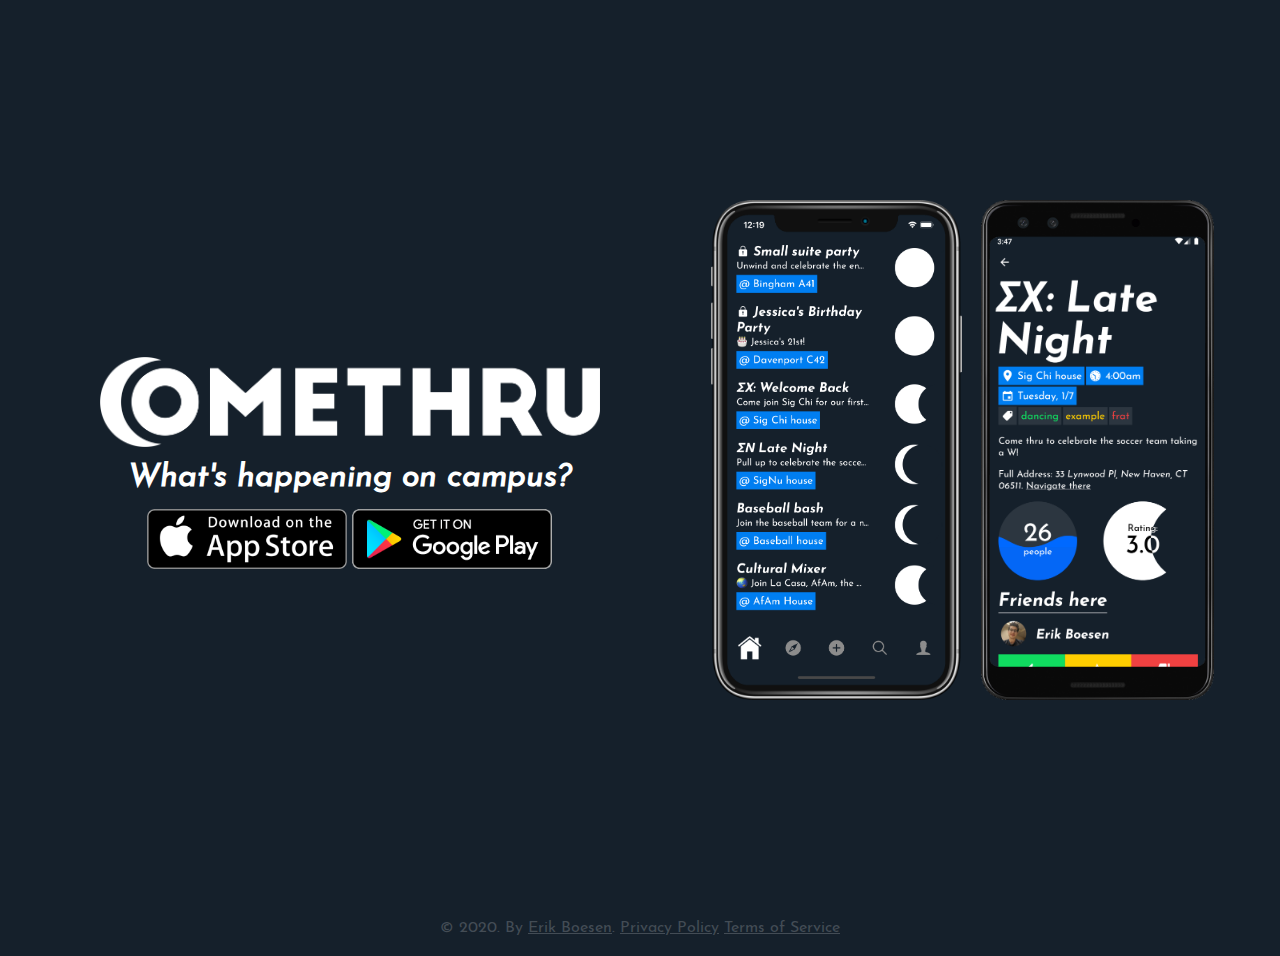
<file: index.html>
<!DOCTYPE html>
<html lang="en">
    <head>
        <meta charset="utf-8">
        <title>Comethru</title>
        <meta name="theme-color" content="#15202b">
        <meta name="viewport" content="width=device-width, initial-scale=1">
        <meta name="description" content="The #1 party-tracking app. By students, for students.">
        <link rel="stylesheet" href="css/style.css">
        <link rel="stylesheet" href="css/home.css">
        <link rel="shortcut icon" href="images/logo/favicon.png">

        <!-- Twitter preview -->
        <meta name="twitter:card" content="summary_large_image">
        <meta name="twitter:creator" content="@ErikBoesen">
        <meta name="twitter:title" content="Comethru">
        <meta name="twitter:description" content="The #1 party-tracking app. By students, for students.">
        <meta name="twitter:image" content="https://comethru.io/images/logo/feature.png">

        <!-- Other platform preview -->
        <meta property="og:url" content="https://comethru.io" />
        <meta property="og:title" content="Comethru" />
        <meta property="og:description" content="The app to help you find out what's the move." />
        <meta property="og:image" content="https://comethru.io/images/logo/feature.png" />
    </head>
    <body>
        <div class="columns">
            <div class="column info">
                <img class="logo" src="images/logo/logo.png" alt="Comethru logo">
                <h1>What's happening on campus?</h1>
                <div class="download-buttons">
                    <a class="download-button" href="https://apps.apple.com/us/app/comethru-yale/id1487264399">
                        <img src="images/download/app_store.png" alt="Download on the App Store">
                    </a>
                    <a class="download-button" href="https://play.google.com/store/apps/details?id=com.erikboesen.comethru">
                        <img src="images/download/google_play.png" alt="Get it on Google Play">
                    </a>
                </div>
            </div>
            <div class="column previews">
                <div class="preview iphone_x">
                    <img class="frame" src="images/devices/iphone_x.png">
                    <img class="screenshot" src="images/screenshots/iphone_x.png">
                </div>
                <div class="preview pixel">
                    <img class="frame" src="images/devices/pixel.png">
                    <img class="screenshot" src="images/screenshots/pixel.png">
                </div>
            </div>
        </div>
        <footer>
            <p>&copy; 2020. By <a href="https://erikboesen.com">Erik Boesen</a>. <a href="privacypolicy">Privacy Policy</a> <a href="tos">Terms of Service</a></p>
        </footer>
    </body>
</html>
</file>
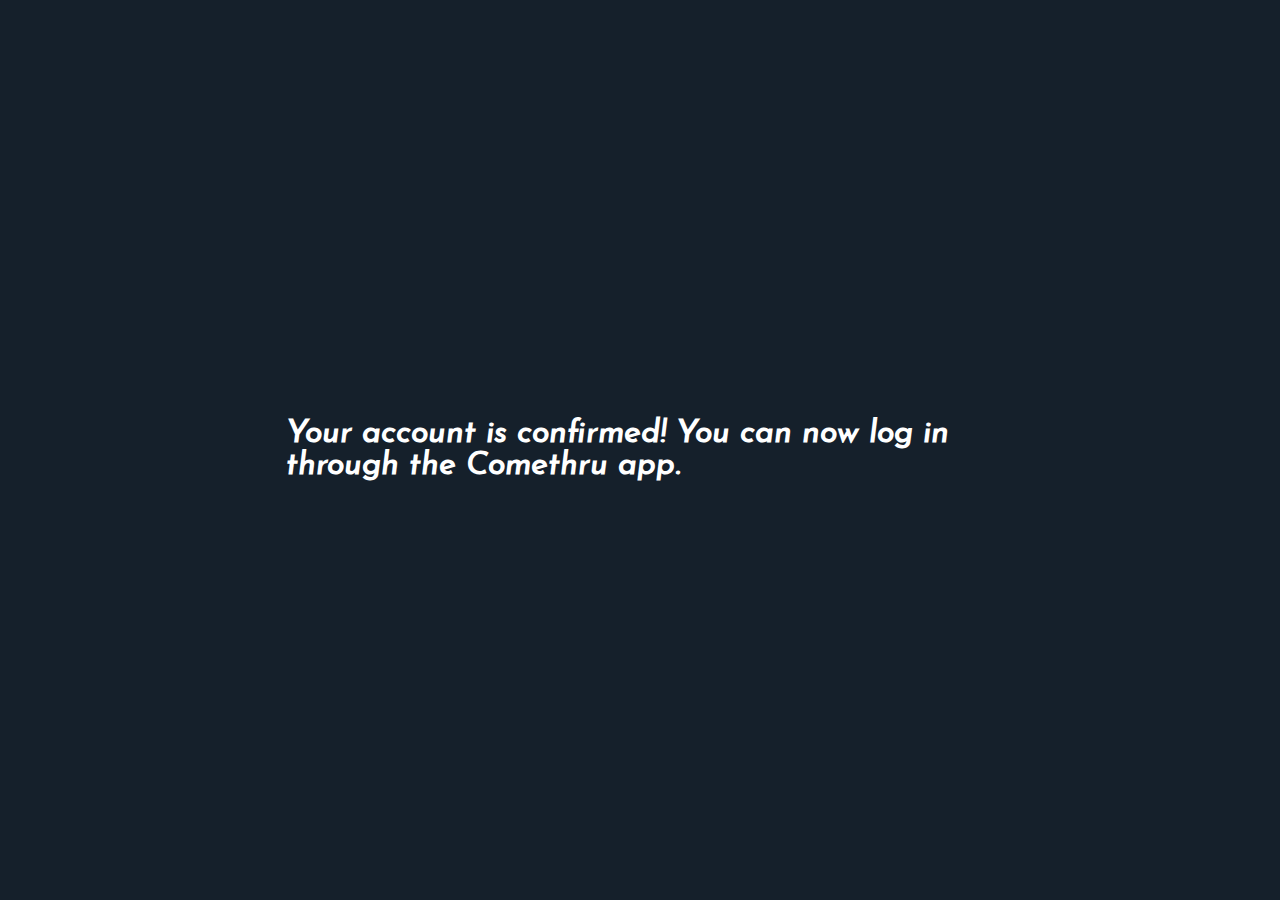
<file: confirmed.html>
<!DOCTYPE html>
<html>
    <head>
        <meta charset="utf-8">
        <title>Account confirmed!</title>
        <link rel="stylesheet" href="css/style.css">
        <link rel="stylesheet" href="css/confirmed.css">
    </head>
    <body>
        <h1>Your account is confirmed! You can now log in through the Comethru app.</h1>
    </body>
</html>
</file>
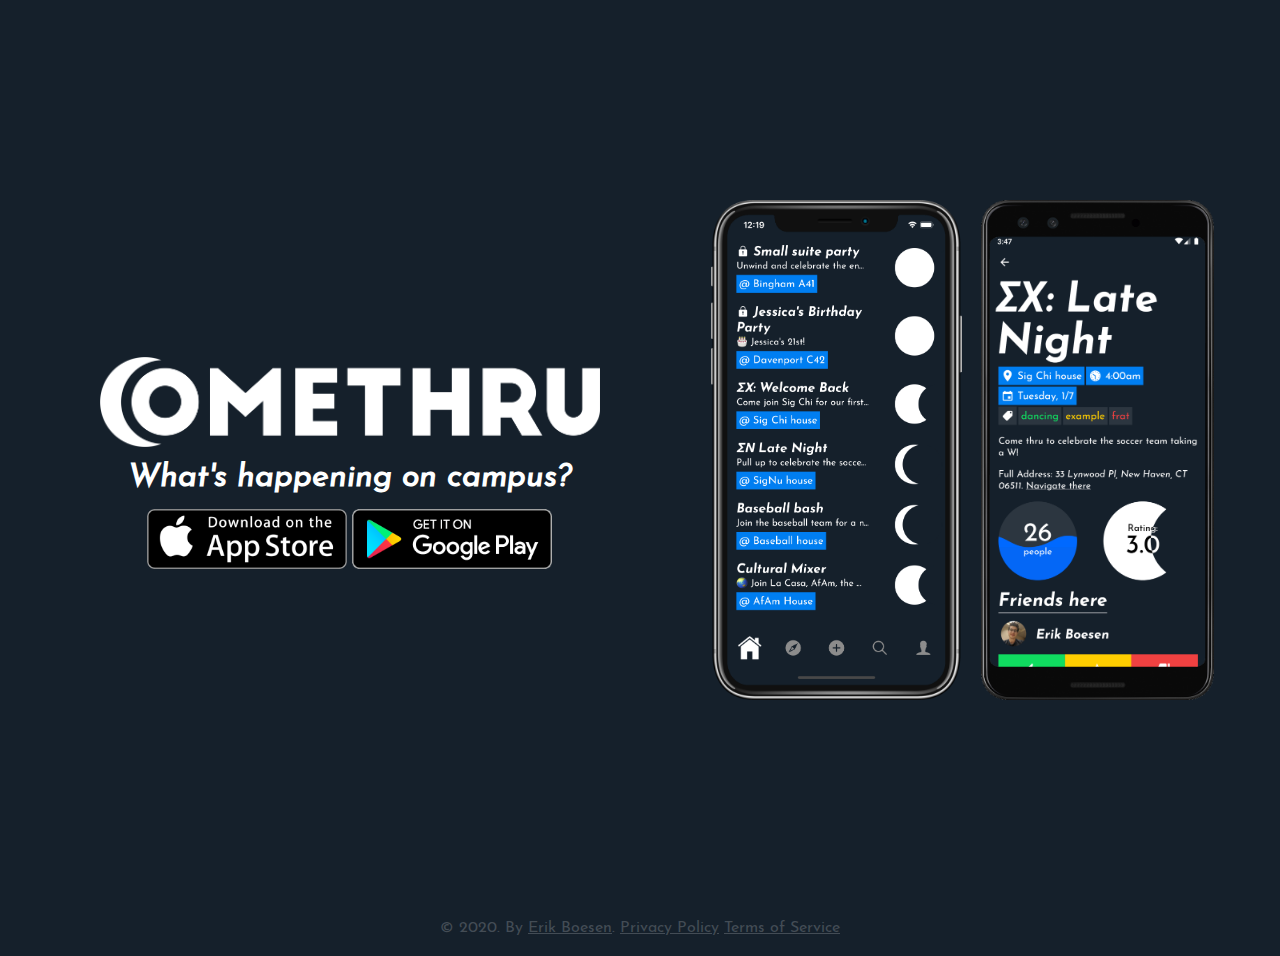
<file: download.html>
<!DOCTYPE html>
<html lang="en">
    <head>
        <meta charset="utf-8">
        <title>Redirecting</title>
    </head>
    <body>
        <script src="js/download.js"></script>
    </body>
</html>
</file>
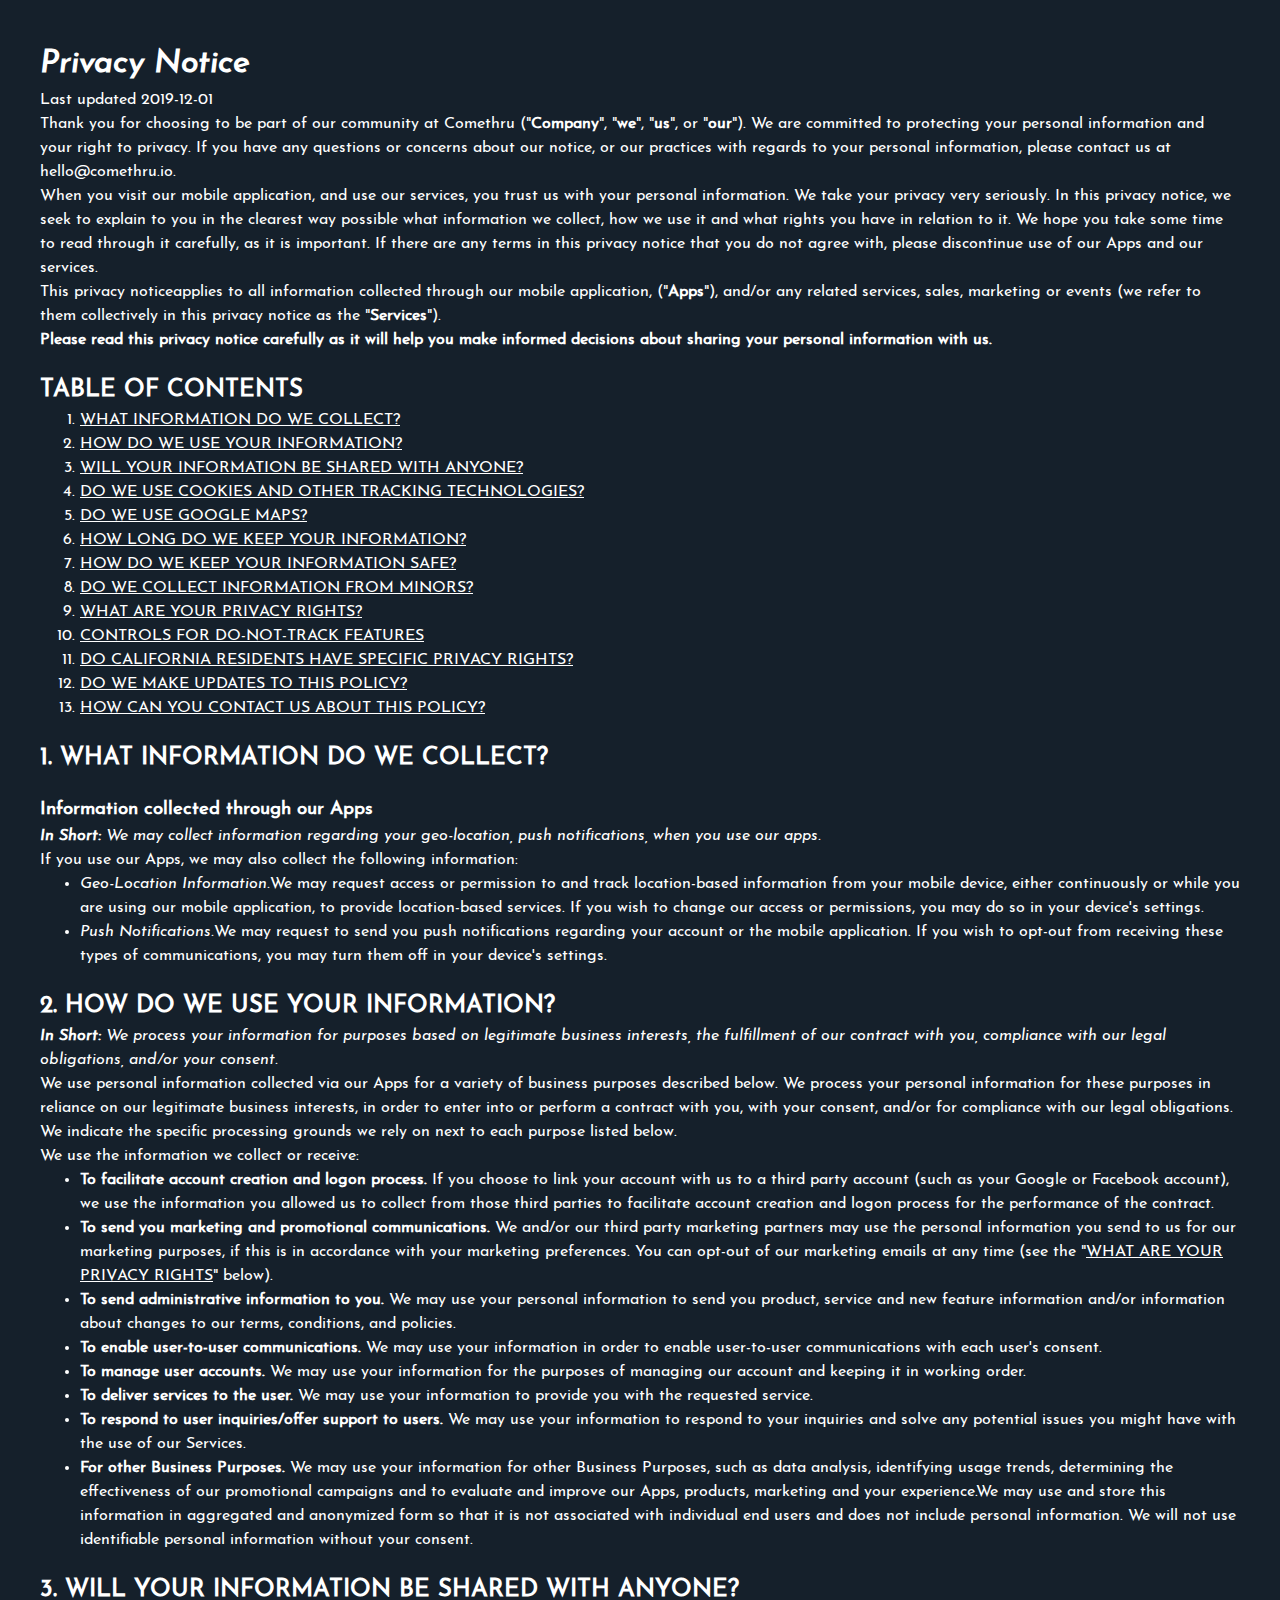
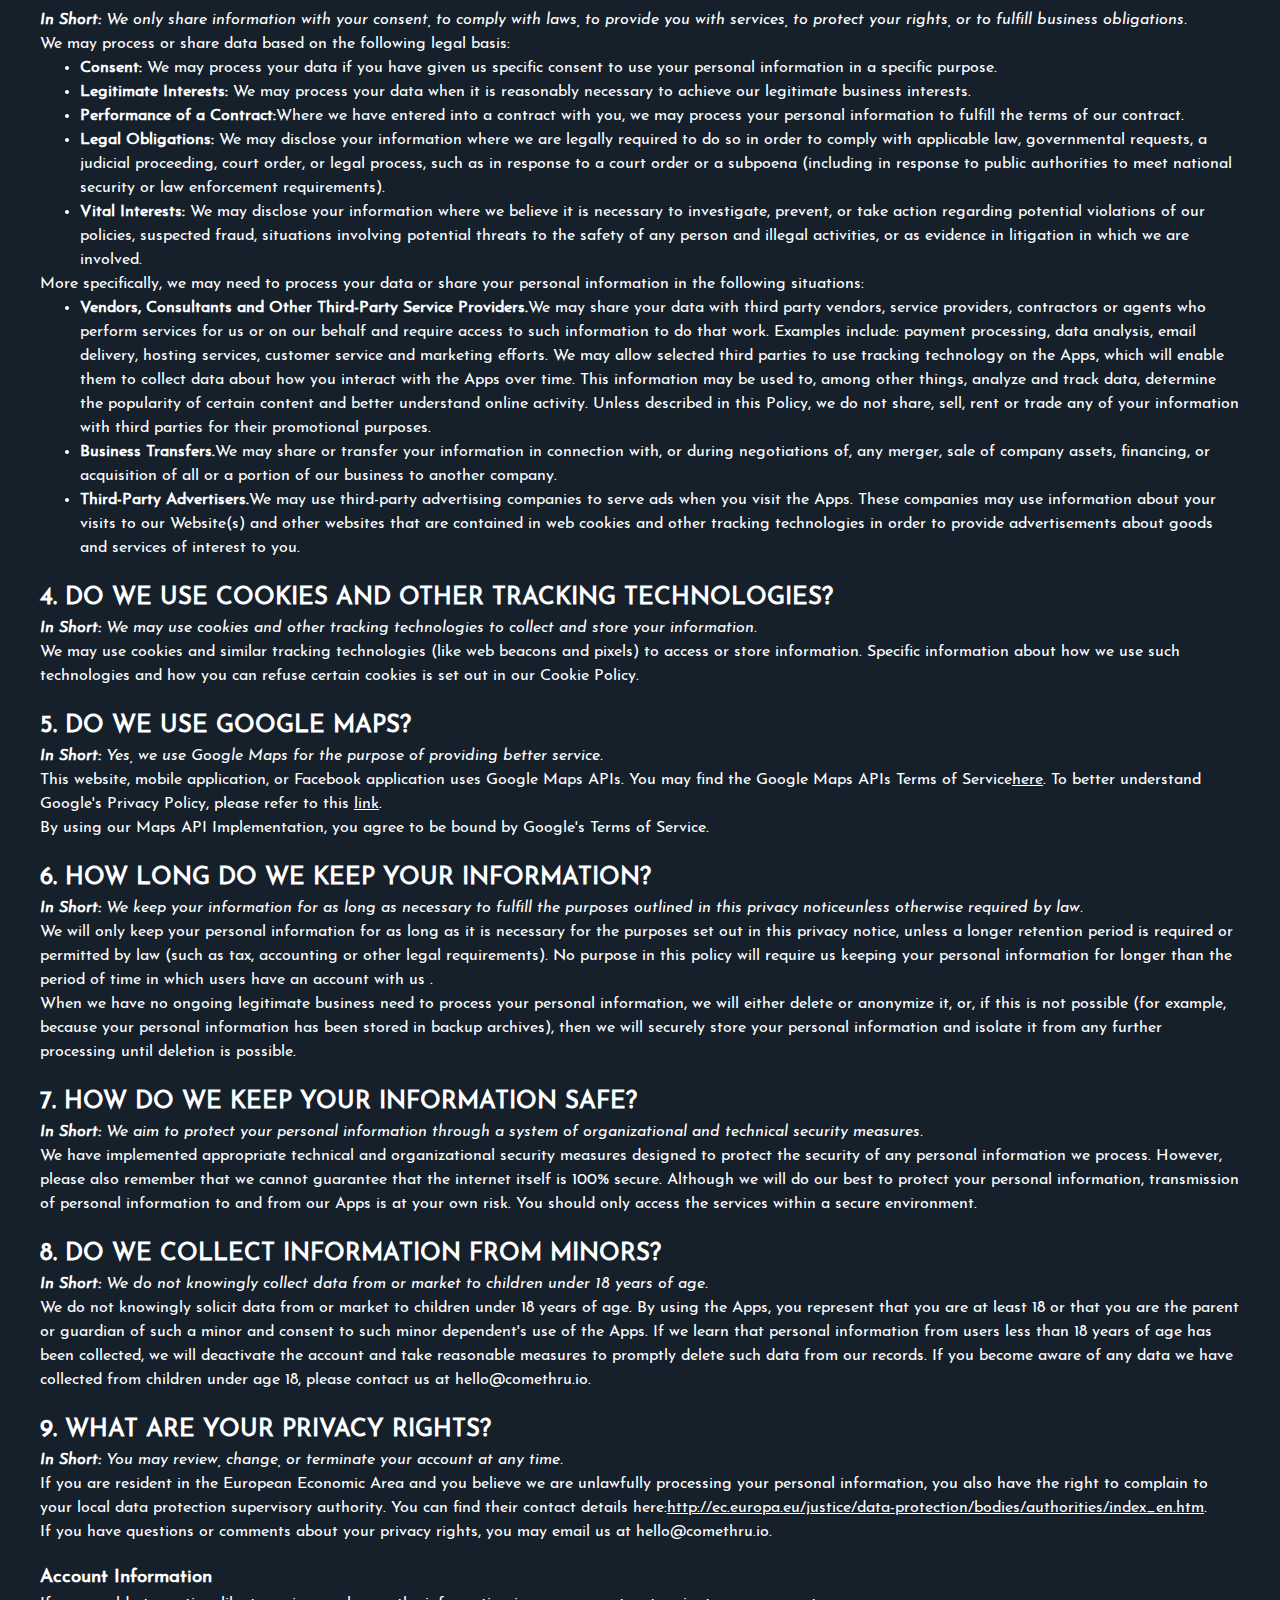
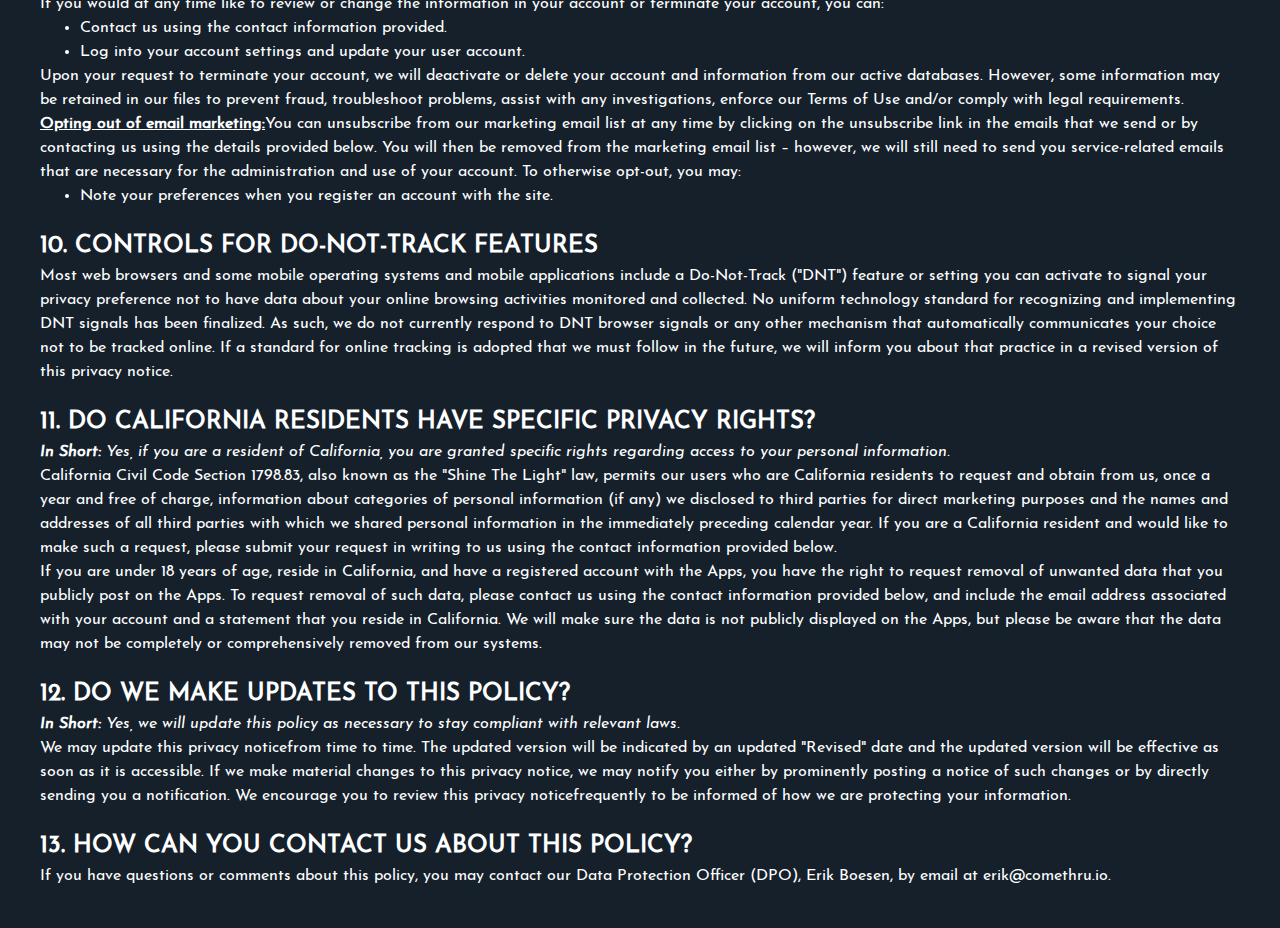
<file: privacypolicy.html>
<!DOCTYPE html>
<html>
    <head>
        <meta charset="utf-8">
        <title>Privacy Policy</title>
        <meta name="viewport" content="width=device-width, initial-scale=1">
        <link rel="stylesheet" href="css/style.css">
        <link rel="stylesheet" href="css/legal.css">
    </head>
    <body>
        <h1>Privacy Notice</h1>
        <p>Last updated 2019-12-01</p>
        <p>Thank you for choosing to be part of our community at Comethru ("<strong>Company</strong>", "<strong>we</strong>", "<strong>us</strong>", or "<strong>our</strong>"). We are committed to protecting your personal information and your right to privacy. If you have any questions or concerns about our notice, or our practices with regards to your personal information, please contact us at hello@comethru.io.</p>
        <p>When you visit our mobile application, and use our services, you trust us with your personal information. We take your privacy very seriously. In this privacy notice, we seek to explain to you in the clearest way possible what information we collect, how we use it and what rights you have in relation to it. We hope you take some time to read through it carefully, as it is important. If there are any terms in this privacy notice that you do not agree with, please discontinue use of our Apps and our services.</p>
        <p>This privacy noticeapplies to all information collected through our mobile application, ("<strong>Apps</strong>"), and/or any related services, sales, marketing or events (we refer to them collectively in this privacy notice as the "<strong>Services</strong>").</p>
        <p><strong>Please read this privacy notice carefully as it will help you make informed decisions about sharing your personal information with us.</strong></p>
        <h2>TABLE OF CONTENTS</h2>
        <ol>
            <li><a href="#infocollect">WHAT INFORMATION DO WE COLLECT?</a></li>
            <li><a href="#infouse">HOW DO WE USE YOUR INFORMATION?</a></li>
            <li><a href="#infoshare">WILL YOUR INFORMATION BE SHARED WITH ANYONE?</a></li>
            <li><a href="#cookies">DO WE USE COOKIES AND OTHER TRACKING TECHNOLOGIES?</a></li>
            <li><a href="#googlemaps">DO WE USE GOOGLE MAPS?</a></li>
            <li><a href="#inforetain">HOW LONG DO WE KEEP YOUR INFORMATION?</a></li>
            <li><a href="#infosafe">HOW DO WE KEEP YOUR INFORMATION SAFE?</a></li>
            <li><a href="#infominors">DO WE COLLECT INFORMATION FROM MINORS?</a></li>
            <li><a href="#privacyrights">WHAT ARE YOUR PRIVACY RIGHTS?</a></li>
            <li><a href="#DNT">CONTROLS FOR DO-NOT-TRACK FEATURES</a></li>
            <li><a href="#caresidents">DO CALIFORNIA RESIDENTS HAVE SPECIFIC PRIVACY RIGHTS?</a></li>
            <li><a href="#policyupdates">DO WE MAKE UPDATES TO THIS POLICY?</a></li>
            <li><a href="#contact">HOW CAN YOU CONTACT US ABOUT THIS POLICY?</a></li>
        </ol>
        <div id="infocollect">
            <h2>1. WHAT INFORMATION DO WE COLLECT?</h2>
            <h3>Information collected through our Apps</h3>
            <p><em><strong>In Short:</strong> We may collect information regarding your geo-location, push notifications, when you use our apps.</em></p>
            <p>If you use our Apps, we may also collect the following information:</p>
            <ul>
                <li><em>Geo-Location Information.</em>We may request access or permission to and track location-based information from your mobile device, either continuously or while you are using our mobile application, to provide location-based services. If you wish to change our access or permissions, you may do so in your device's settings.</li>
                <li><em>Push Notifications.</em>We may request to send you push notifications regarding your account or the mobile application. If you wish to opt-out from receiving these types of communications, you may turn them off in your device's settings.
        </div>
        <div id="infouse">
            <h2>2. HOW DO WE USE YOUR INFORMATION?</h2>
            <p><em><strong>In Short:</strong> We process your information for purposes based on legitimate business interests, the fulfillment of our contract with you, compliance with our legal obligations, and/or your consent.</em></p>
            <p>We use personal information collected via our Apps for a variety of business purposes described below. We process your personal information for these purposes in reliance on our legitimate business interests, in order to enter into or perform a contract with you, with your consent, and/or for compliance with our legal obligations. We indicate the specific processing grounds we rely on next to each purpose listed below.</p>
            <p>We use the information we collect or receive:</p>
            <ul>
                <li><strong>To facilitate account creation and logon process.</strong> If you choose to link your account with us to a third party account (such as your Google or Facebook account), we use the information you allowed us to collect from those third parties to facilitate account creation and logon process for the performance of the contract.</li>
                <li><strong>To send you marketing and promotional communications.</strong> We and/or our third party marketing partners may use the personal information you send to us for our marketing purposes, if this is in accordance with your marketing preferences. You can opt-out of our marketing emails at any time (see the "<a href="#privacyrights">WHAT ARE YOUR PRIVACY RIGHTS</a>" below).</li>
                <li><strong>To send administrative information to you.</strong> We may use your personal information to send you product, service and new feature information and/or information about changes to our terms, conditions, and policies.</li>
                <li><strong>To enable user-to-user communications.</strong> We may use your information in order to enable user-to-user communications with each user's consent.</li>
                <li><strong>To manage user accounts.</strong> We may use your information for the purposes of managing our account and keeping it in working order.</li>
                <li><strong>To deliver services to the user.</strong> We may use your information to provide you with the requested service.</li>
                <li><strong>To respond to user inquiries/offer support to users.</strong> We may use your information to respond to your inquiries and solve any potential issues you might have with the use of our Services.</li>
                <li><strong>For other Business Purposes.</strong> We may use your information for other Business Purposes, such as data analysis, identifying usage trends, determining the effectiveness of our promotional campaigns and to evaluate and improve our Apps, products, marketing and your experience.We may use and store this information in aggregated and anonymized form so that it is not associated with individual end users and does not include personal information. We will not use identifiable personal information without your consent.</li>
            </ul>
        </div>
        <div id="infoshare">
            <h2>3. WILL YOUR INFORMATION BE SHARED WITH ANYONE?</h2>
            <p><em><strong>In Short:</strong> We only share information with your consent, to comply with laws, to provide you with services, to protect your rights, or to fulfill business obligations.</em></p>
            <div>We may process or share data based on the following legal basis:</div>
            <ul>
                <li><strong>Consent:</strong> We may process your data if you have given us specific consent to use your personal information in a specific purpose.</li>
                <li><strong>Legitimate Interests:</strong> We may process your data when it is reasonably necessary to achieve our legitimate business interests.</li>
                <li><strong>Performance of a Contract:</strong>Where we have entered into a contract with you, we may process your personal information to fulfill the terms of our contract.</li>
                <li><strong>Legal Obligations:</strong> We may disclose your information where we are legally required to do so in order to comply with applicable law, governmental requests, a judicial proceeding, court order, or legal process, such as in response to a court order or a subpoena (including in response to public authorities to meet national security or law enforcement requirements).</li>
                <li><strong>Vital Interests:</strong> We may disclose your information where we believe it is necessary to investigate, prevent, or take action regarding potential violations of our policies, suspected fraud, situations involving potential threats to the safety of any person and illegal activities, or as evidence in litigation in which we are involved.</li>
            </ul>
            <p>More specifically, we may need to process your data or share your personal information in the following situations:</p>
            <ul>
                <li><strong>Vendors, Consultants and Other Third-Party Service Providers.</strong>We may share your data with third party vendors, service providers, contractors or agents who perform services for us or on our behalf and require access to such information to do that work. Examples include: payment processing, data analysis, email delivery, hosting services, customer service and marketing efforts. We may allow selected third parties to use tracking technology on the Apps, which will enable them to collect data about how you interact with the Apps over time. This information may be used to, among other things, analyze and track data, determine the popularity of certain content and better understand online activity. Unless described in this Policy, we do not share, sell, rent or trade any of your information with third parties for their promotional purposes.</li>
                <li><strong>Business Transfers.</strong>We may share or transfer your information in connection with, or during negotiations of, any merger, sale of company assets, financing, or acquisition of all or a portion of our business to another company.</li>
                <li><strong>Third-Party Advertisers.</strong>We may use third-party advertising companies to serve ads when you visit the Apps. These companies may use information about your visits to our Website(s) and other websites that are contained in web cookies and other tracking technologies in order to provide advertisements about goods and services of interest to you.</li>
            </ul>
        </div>
        <div id="cookies">
            <h2>4. DO WE USE COOKIES AND OTHER TRACKING TECHNOLOGIES?</h2>
            <p><em><strong>In Short:</strong> We may use cookies and other tracking technologies to collect and store your information.</em></p>
            <p>We may use cookies and similar tracking technologies (like web beacons and pixels) to access or store information. Specific information about how we use such technologies and how you can refuse certain cookies is set out in our Cookie Policy.</p>
        </div>
        <div id="googlemaps">
            <h2>5. DO WE USE GOOGLE MAPS?</h2>
            <p><em><strong>In Short:</strong> Yes, we use Google Maps for the purpose of providing better service.</em></p>
            <p>This website, mobile application, or Facebook application uses Google Maps APIs. You may find the Google Maps APIs Terms of Service<a href="https://developers.google.com/maps/terms">here</a>. To better understand Google's Privacy Policy, please refer to this <a href="https://policies.google.com/privacy">link</a>.</p>
            <p>By using our Maps API Implementation, you agree to be bound by Google's Terms of Service.</p>
        </div>
        <div id="inforetain">
            <h2>6. HOW LONG DO WE KEEP YOUR INFORMATION?</h2>
            <p><em><strong>In Short:</strong> We keep your information for as long as necessary to fulfill the purposes outlined in this privacy noticeunless otherwise required by law.</em></p>
            <p>We will only keep your personal information for as long as it is necessary for the purposes set out in this privacy notice, unless a longer retention period is required or permitted by law (such as tax, accounting or other legal requirements). No purpose in this policy will require us keeping your personal information for longer than the period of time in which users have an account with us .</p>
            <p>When we have no ongoing legitimate business need to process your personal information, we will either delete or anonymize it, or, if this is not possible (for example, because your personal information has been stored in backup archives), then we will securely store your personal information and isolate it from any further processing until deletion is possible.</p>
        </div>
        <div id="infosafe">
            <h2>7. HOW DO WE KEEP YOUR INFORMATION SAFE?</h2>
            <p><em><strong>In Short:</strong> We aim to protect your personal information through a system of organizational and technical security measures.</em></p>
            <p>We have implemented appropriate technical and organizational security measures designed to protect the security of any personal information we process. However, please also remember that we cannot guarantee that the internet itself is 100% secure. Although we will do our best to protect your personal information, transmission of personal information to and from our Apps is at your own risk. You should only access the services within a secure environment.</p>
        </div>
        <div id="infominors">
            <h2>8. DO WE COLLECT INFORMATION FROM MINORS?</h2>
            <p><em><strong>In Short:</strong> We do not knowingly collect data from or market to children under 18 years of age.</em></p>
            <p>We do not knowingly solicit data from or market to children under 18 years of age. By using the Apps, you represent that you are at least 18 or that you are the parent or guardian of such a minor and consent to such minor dependent's use of the Apps. If we learn that personal information from users less than 18 years of age has been collected, we will deactivate the account and take reasonable measures to promptly delete such data from our records. If you become aware of any data we have collected from children under age 18, please contact us at hello@comethru.io.</p>
        </div>
        <div id="privacyrights">
            <h2>9. WHAT ARE YOUR PRIVACY RIGHTS?</h2>
            <p><em><strong>In Short:</strong> You may review, change, or terminate your account at any time.</em></p>
            <p>If you are resident in the European Economic Area and you believe we are unlawfully processing your personal information, you also have the right to complain to your local data protection supervisory authority. You can find their contact details here:<a href="http://ec.europa.eu/justice/data-protection/bodies/authorities/index_en.htm">http://ec.europa.eu/justice/data-protection/bodies/authorities/index_en.htm</a>.</p>
            <p>If you have questions or comments about your privacy rights, you may email us at hello@comethru.io.</p>
            <h3>Account Information</h3>
            <p>If you would at any time like to review or change the information in your account or terminate your account, you can:</p>
            <ul>
                <li>Contact us using the contact information provided.</li>
                <li>Log into your account settings and update your user account.</li>
            </ul>
            <p>Upon your request to terminate your account, we will deactivate or delete your account and information from our active databases. However, some information may be retained in our files to prevent fraud, troubleshoot problems, assist with any investigations, enforce our Terms of Use and/or comply with legal requirements.</p>
            <p><strong><u>Opting out of email marketing:</u></strong>You can unsubscribe from our marketing email list at any time by clicking on the unsubscribe link in the emails that we send or by contacting us using the details provided below. You will then be removed from the marketing email list – however, we will still need to send you service-related emails that are necessary for the administration and use of your account. To otherwise opt-out, you may:</p>
            <ul>
                <li>Note your preferences when you register an account with the site.</li>
            </ul>
        </div>
        <div id="DNT">
            <h2>10. CONTROLS FOR DO-NOT-TRACK FEATURES</h2>
            <p>Most web browsers and some mobile operating systems and mobile applications include a Do-Not-Track ("DNT") feature or setting you can activate to signal your privacy preference not to have data about your online browsing activities monitored and collected. No uniform technology standard for recognizing and implementing DNT signals has been finalized. As such, we do not currently respond to DNT browser signals or any other mechanism that automatically communicates your choice not to be tracked online. If a standard for online tracking is adopted that we must follow in the future, we will inform you about that practice in a revised version of this privacy notice.</p>
        </div>
        <div id="caresidents">
            <h2>11. DO CALIFORNIA RESIDENTS HAVE SPECIFIC PRIVACY RIGHTS?</h2>
            <p><em><strong>In Short:</strong> Yes, if you are a resident of California, you are granted specific rights regarding access to your personal information.</em></p>
            <p>California Civil Code Section 1798.83, also known as the "Shine The Light" law, permits our users who are California residents to request and obtain from us, once a year and free of charge, information about categories of personal information (if any) we disclosed to third parties for direct marketing purposes and the names and addresses of all third parties with which we shared personal information in the immediately preceding calendar year. If you are a California resident and would like to make such a request, please submit your request in writing to us using the contact information provided below.</p>
            <p>If you are under 18 years of age, reside in California, and have a registered account with the Apps, you have the right to request removal of unwanted data that you publicly post on the Apps. To request removal of such data, please contact us using the contact information provided below, and include the email address associated with your account and a statement that you reside in California. We will make sure the data is not publicly displayed on the Apps, but please be aware that the data may not be completely or comprehensively removed from our systems.</p>
        </div>

        <div id="policyupdates">
            <h2>12. DO WE MAKE UPDATES TO THIS POLICY?</h2>
            <p><em><strong>In Short:</strong> Yes, we will update this policy as necessary to stay compliant with relevant laws.</em></p>
            <p>We may update this privacy noticefrom time to time. The updated version will be indicated by an updated "Revised" date and the updated version will be effective as soon as it is accessible. If we make material changes to this privacy notice, we may notify you either by prominently posting a notice of such changes or by directly sending you a notification. We encourage you to review this privacy noticefrequently to be informed of how we are protecting your information.</p>
        </div>
        <div id="contact">
            <h2>13. HOW CAN YOU CONTACT US ABOUT THIS POLICY?</h2>
            <p>If you have questions or comments about this policy, you may contact our Data Protection Officer (DPO), Erik Boesen, by email at erik@comethru.io.</p>
        </div>
    </body>
</html>
</file>
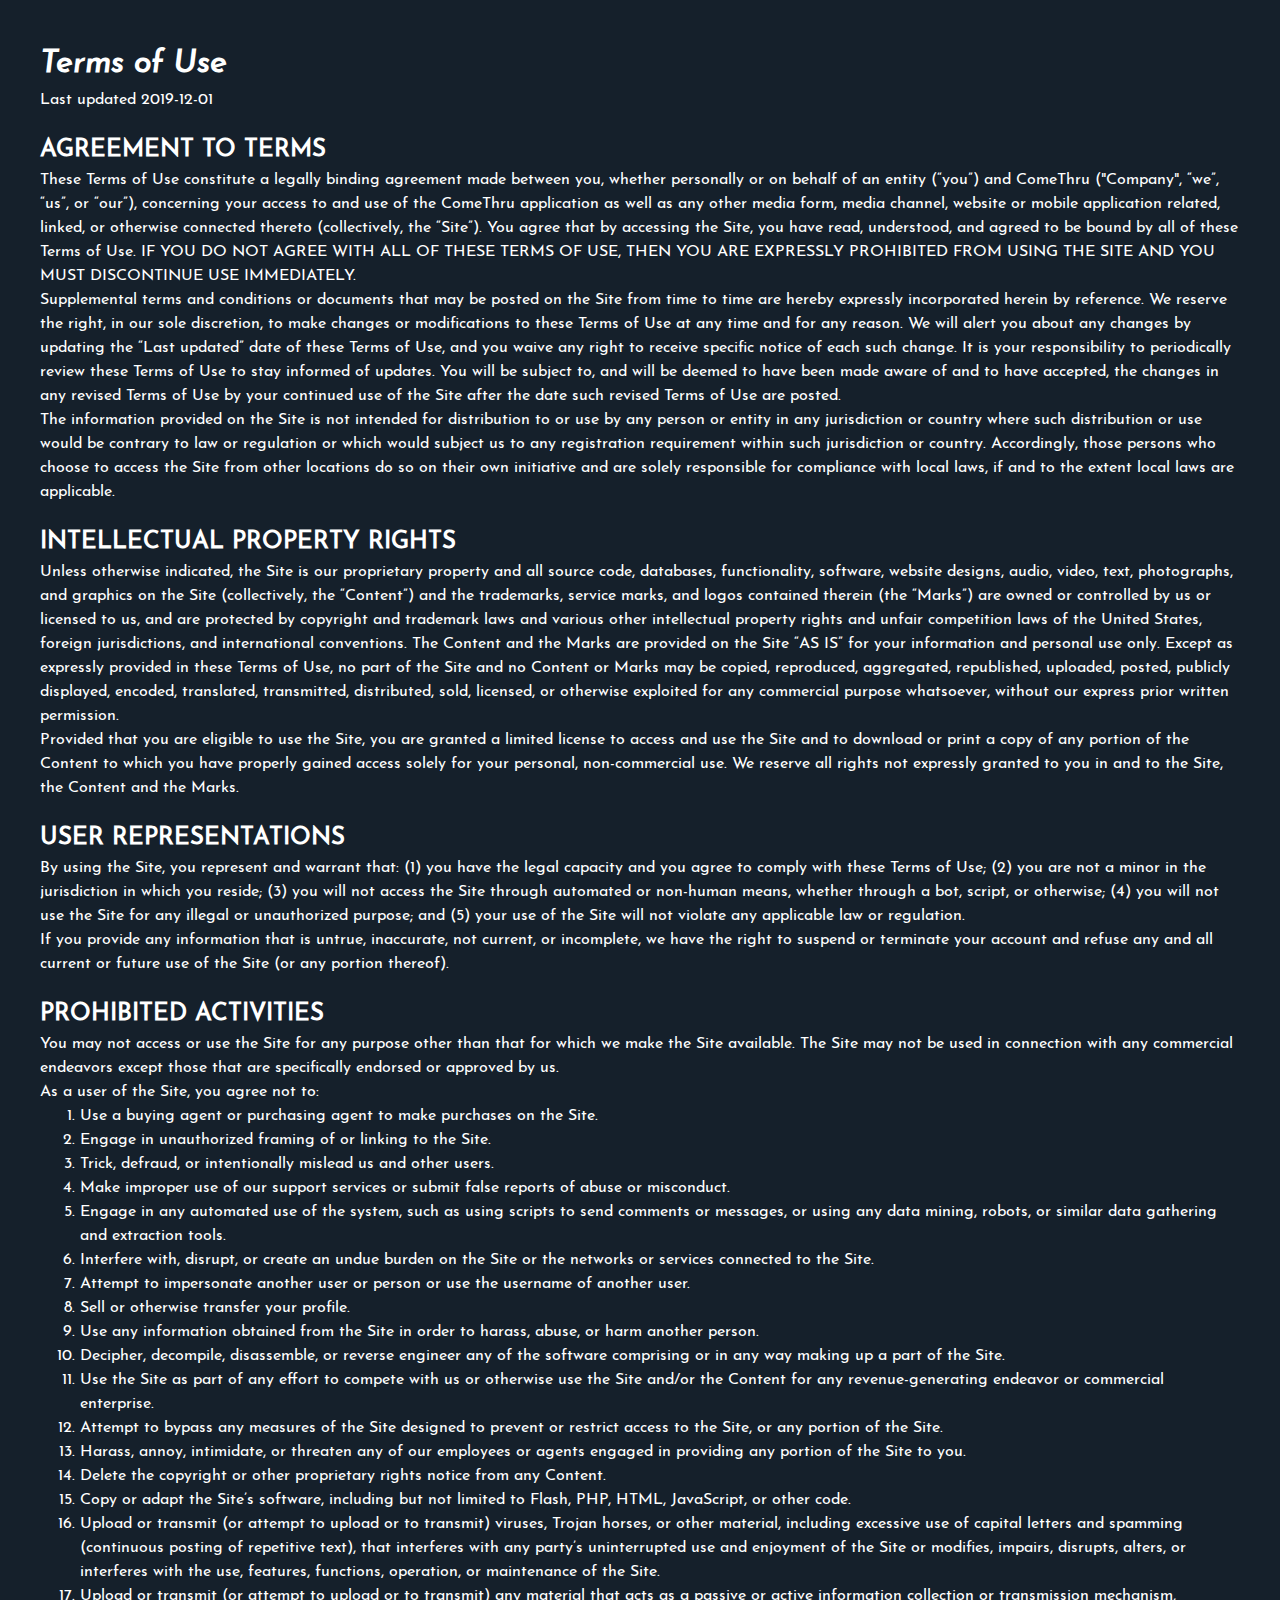
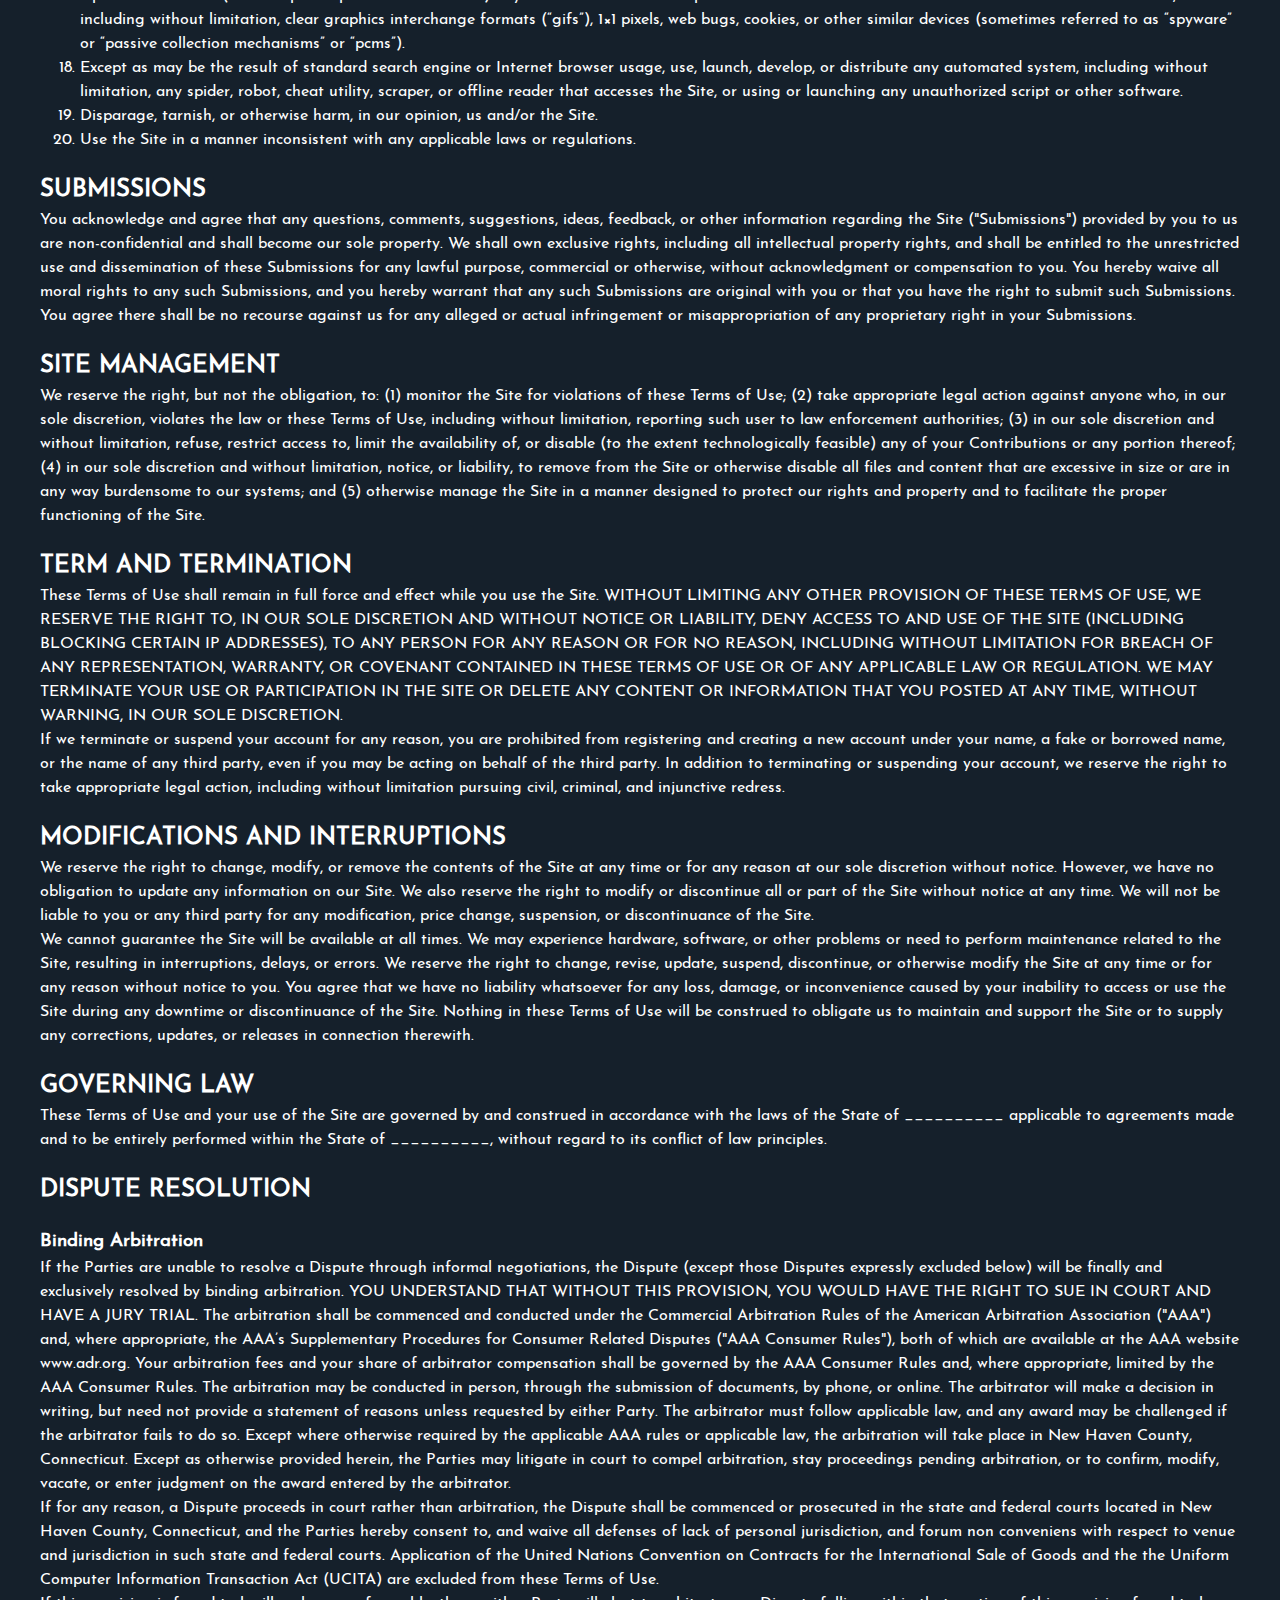
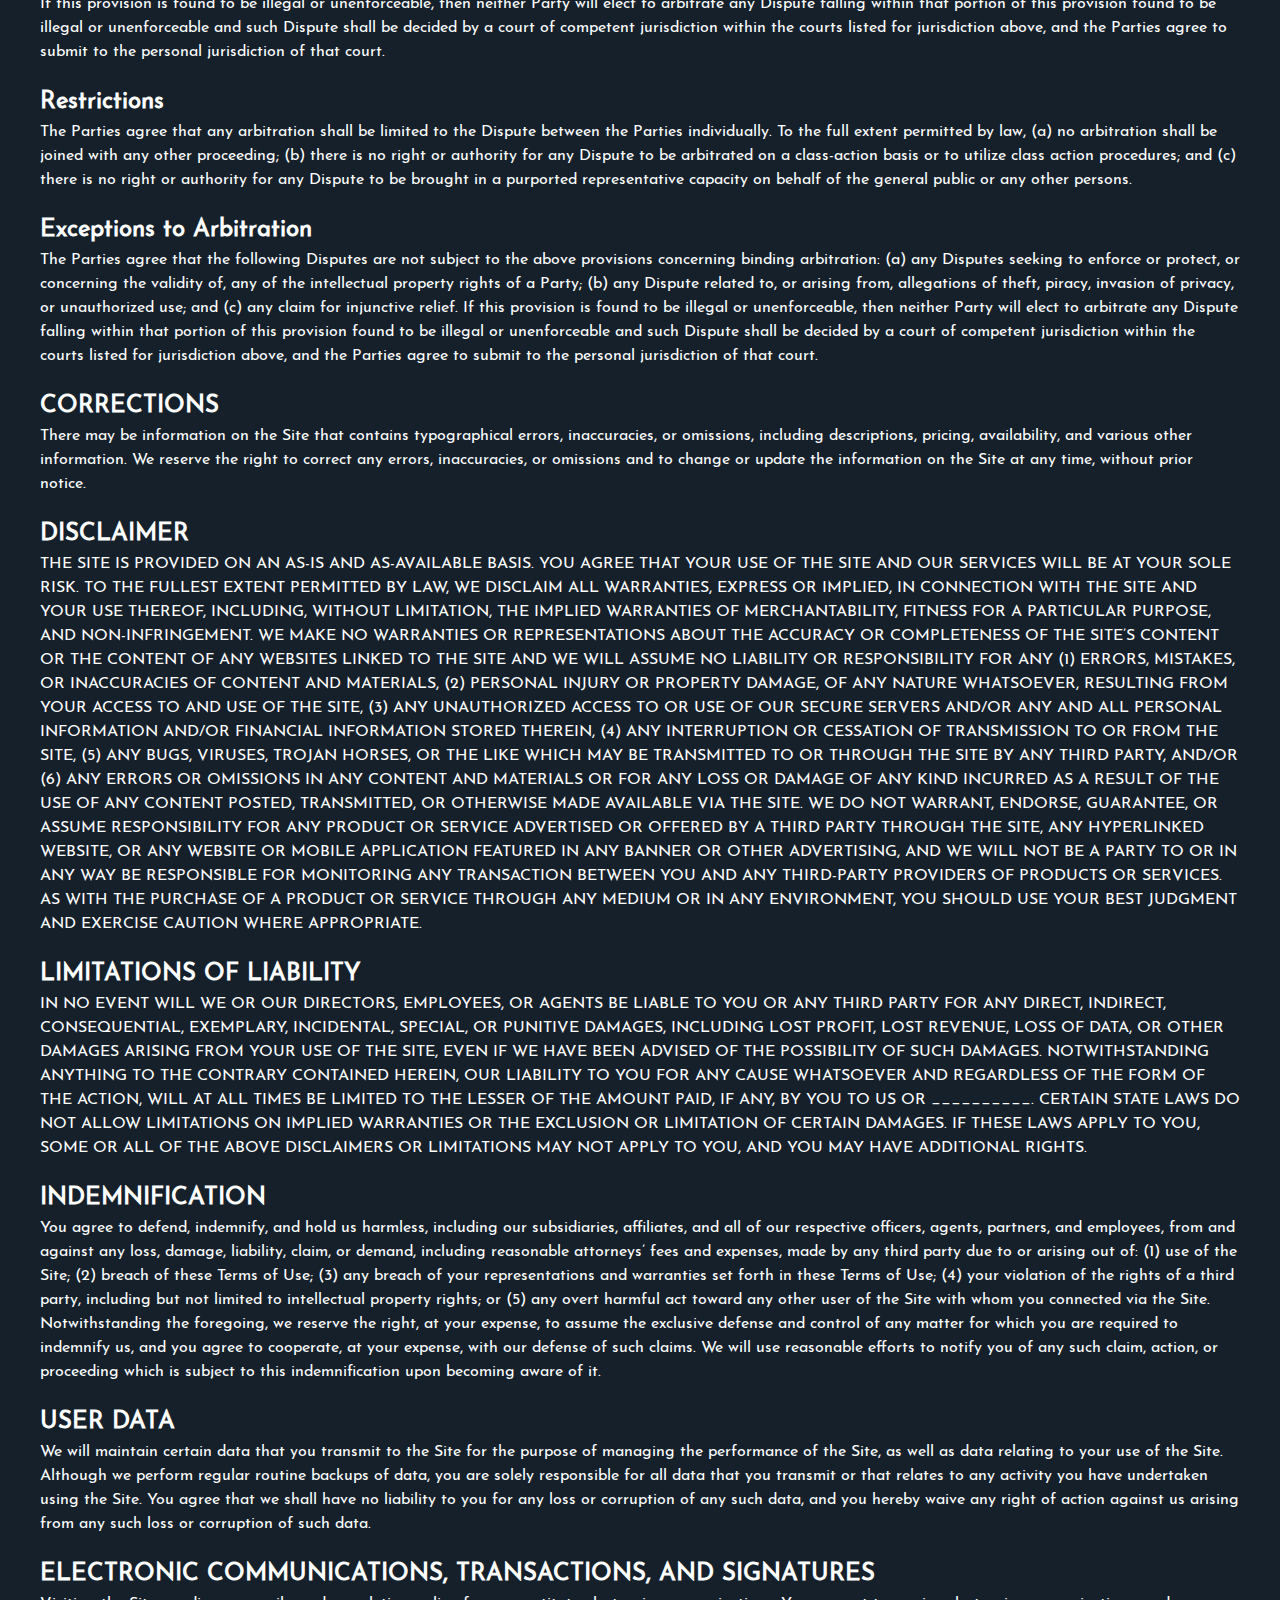
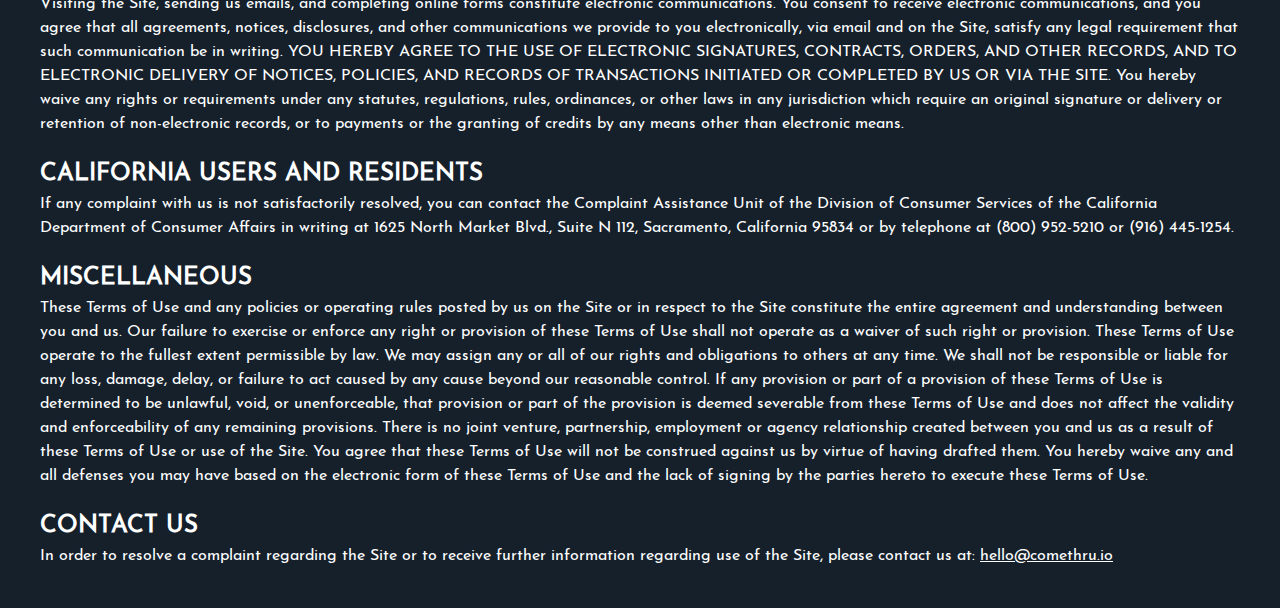
<file: tos.html>
<!DOCTYPE html>
<html>
    <head>
        <meta charset="utf-8">
        <title>Terms of Service</title>
        <meta name="viewport" content="width=device-width, initial-scale=1">
        <link rel="stylesheet" href="css/style.css">
        <link rel="stylesheet" href="css/legal.css">
    </head>
    <body>
        <h1>
            Terms of Use
        </h1>
        <p>Last updated 2019-12-01</p>

        <h2>AGREEMENT TO TERMS</h2>
        <p>These Terms of Use constitute a legally binding agreement made between you, whether personally or on behalf of an entity (“you”) and ComeThru ("Company", “we”, “us”, or “our”), concerning your access to and use of the ComeThru application as well as any other media form, media channel,  website or mobile application related, linked, or otherwise connected thereto (collectively, the “Site”). You agree that by accessing the Site, you have read, understood, and agreed to be bound by all of these Terms of Use. IF YOU DO NOT AGREE WITH ALL OF THESE TERMS OF USE, THEN YOU ARE EXPRESSLY PROHIBITED FROM USING THE SITE AND YOU MUST DISCONTINUE USE IMMEDIATELY.</p>
        <p>Supplemental terms and conditions or documents that may be posted on the Site from time to time are hereby expressly incorporated herein by reference. We reserve the right, in our sole discretion, to make changes or modifications to these Terms of Use at any time and for any reason. We will alert you about any changes by updating the “Last updated” date of these Terms of Use, and you waive any right to receive specific notice of each such change. It is your responsibility to periodically review these Terms of Use to stay informed of updates. You will be subject to, and will be deemed to have been made aware of and to have accepted, the changes in any revised Terms of Use by your continued use of the Site after the date such revised Terms of Use are posted.</p>
        <p>The information provided on the Site is not intended for distribution to or use by any person or entity in any jurisdiction or country where such distribution or use would be contrary to law or regulation or which would subject us to any registration requirement within such jurisdiction or country. Accordingly, those persons who choose to access the Site from other locations do so on their own initiative and are solely responsible for compliance with local laws, if and to the extent local laws are applicable. </p>

        <h2>INTELLECTUAL PROPERTY RIGHTS</h2>
        <p>Unless otherwise indicated, the Site is our proprietary property and all source code, databases, functionality, software, website designs, audio, video, text, photographs, and graphics on the Site (collectively, the “Content”) and the trademarks, service marks, and logos contained therein (the “Marks”) are owned or controlled by us or licensed to us, and are protected by copyright and trademark laws and various other intellectual property rights and unfair competition laws of the United States, foreign jurisdictions, and international conventions. The Content and the Marks are provided on the Site “AS IS” for your information and personal use only. Except as expressly provided in these Terms of Use, no part of the Site and no Content or Marks may be copied, reproduced, aggregated, republished, uploaded, posted, publicly displayed, encoded, translated, transmitted, distributed, sold, licensed, or otherwise exploited for any commercial purpose whatsoever, without our express prior written permission.</p>
        <p>Provided that you are eligible to use the Site, you are granted a limited license to access and use the Site and to download or print a copy of any portion of the Content to which you have properly gained access solely for your personal, non-commercial use. We reserve all rights not expressly granted to you in and to the Site, the Content and the Marks.</p>

        <h2>USER REPRESENTATIONS</h2>
        <p> By using the Site, you represent and warrant that: (1) you have the legal capacity and you agree to comply with these Terms of Use;  (2) you are not a minor in the jurisdiction in which you reside; (3) you will not access the Site through automated or non-human means, whether through a bot, script, or otherwise; (4) you will not use the Site for any illegal or unauthorized purpose; and (5) your use of the Site will not violate any applicable law or regulation.</p>
        <p>If you provide any information that is untrue, inaccurate, not current, or incomplete, we have the right to suspend or terminate your account and refuse any and all current or future use of the Site (or any portion thereof).</p>

        <h2>PROHIBITED ACTIVITIES</h2>
        <p>You may not access or use the Site for any purpose other than that for which we make the Site available. The Site may not be used in connection with any commercial endeavors except those that are specifically endorsed or approved by us.</p>
        <p>As a user of the Site, you agree not to:</p>
        <ol>
            <li>Use a buying agent or purchasing agent to make purchases on the Site.</li>
            <li>Engage in unauthorized framing of or linking to the Site.</li>
            <li>Trick, defraud, or intentionally mislead us and other users.</li>
            <li>Make improper use of our support services or submit false reports of abuse or misconduct.</li>
            <li>Engage in any automated use of the system, such as using scripts to send comments or messages, or using any data mining, robots, or similar data gathering and extraction tools.</li>
            <li>Interfere with, disrupt, or create an undue burden on the Site or the networks or services connected to the Site.</li>
            <li>Attempt to impersonate another user or person or use the username of another user.</li>
            <li>Sell or otherwise transfer your profile.</li>
            <li>Use any information obtained from the Site in order to harass, abuse, or harm another person.</li>
            <li>Decipher, decompile, disassemble, or reverse engineer any of the software comprising or in any way making up a part of the Site.</li>
            <li>Use the Site as part of any effort to compete with us or otherwise use the Site and/or the Content for any revenue-generating endeavor or commercial enterprise.</li>
            <li>Attempt to bypass any measures of the Site designed to prevent or restrict access to the Site, or any portion of the Site.</li>
            <li>Harass, annoy, intimidate, or threaten any of our employees or agents engaged in providing any portion of the Site to you.</li>
            <li>Delete the copyright or other proprietary rights notice from any Content.</li>
            <li>Copy or adapt the Site’s software, including but not limited to Flash, PHP, HTML, JavaScript, or other code.</li>
            <li>Upload or transmit (or attempt to upload or to transmit) viruses, Trojan horses, or other material, including excessive use of capital letters and spamming (continuous posting of repetitive text), that interferes with any party’s uninterrupted use and enjoyment of the Site or modifies, impairs, disrupts, alters, or interferes with the use, features, functions, operation, or maintenance of the Site.</li>
            <li>Upload or transmit (or attempt to upload or to transmit) any material that acts as a passive or active information collection or transmission mechanism, including without limitation, clear graphics interchange formats (“gifs”), 1×1 pixels, web bugs, cookies, or other similar devices (sometimes referred to as “spyware” or “passive collection mechanisms” or “pcms”).</li>
            <li>Except as may be the result of standard search engine or Internet browser usage, use, launch, develop, or distribute any automated system, including without limitation, any spider, robot, cheat utility, scraper, or offline reader that accesses the Site, or using or launching any unauthorized script or other software.</li>
            <li>Disparage, tarnish, or otherwise harm, in our opinion, us and/or the Site.</li>
            <li>Use the Site in a manner inconsistent with any applicable laws or regulations.</li>
        </ol>

        <h2>SUBMISSIONS</h2>
        <p>You acknowledge and agree that any questions, comments, suggestions, ideas, feedback, or other information regarding the Site ("Submissions") provided by you to us are non-confidential and shall become our sole property. We shall own exclusive rights, including all intellectual property rights, and shall be entitled to the unrestricted use and dissemination of these Submissions for any lawful purpose, commercial or otherwise, without acknowledgment or compensation to you. You hereby waive all moral rights to any such Submissions, and you hereby warrant that any such Submissions are original with you or that you have the right to submit such Submissions. You agree there shall be no recourse against us for any alleged or actual infringement or misappropriation of any proprietary right in your Submissions.

        <h2>SITE MANAGEMENT</h2>
        <p>We reserve the right, but not the obligation, to: (1) monitor the Site for violations of these Terms of Use; (2) take appropriate legal action against anyone who, in our sole discretion, violates the law or these Terms of Use, including without limitation, reporting such user to law enforcement authorities; (3) in our sole discretion and without limitation, refuse, restrict access to, limit the availability of, or disable (to the extent technologically feasible) any of your Contributions or any portion thereof; (4) in our sole discretion and without limitation, notice, or liability, to remove from the Site or otherwise disable all files and content that are excessive in size or are in any way burdensome to our systems; and (5) otherwise manage the Site in a manner designed to protect our rights and property and to facilitate the proper functioning of the Site.

        <h2>TERM AND TERMINATION</h2>
        <p>These Terms of Use shall remain in full force and effect while you use the Site. WITHOUT LIMITING ANY OTHER PROVISION OF THESE TERMS OF USE, WE RESERVE THE RIGHT TO, IN OUR SOLE DISCRETION AND WITHOUT NOTICE OR LIABILITY, DENY ACCESS TO AND USE OF THE SITE (INCLUDING BLOCKING CERTAIN IP ADDRESSES), TO ANY PERSON FOR ANY REASON OR FOR NO REASON, INCLUDING WITHOUT LIMITATION FOR BREACH OF ANY REPRESENTATION, WARRANTY, OR COVENANT CONTAINED IN THESE TERMS OF USE OR OF ANY APPLICABLE LAW OR REGULATION. WE MAY TERMINATE YOUR USE OR PARTICIPATION IN THE SITE OR DELETE ANY CONTENT OR INFORMATION THAT YOU POSTED AT ANY TIME, WITHOUT WARNING, IN OUR SOLE DISCRETION.</p>
        <p>If we terminate or suspend your account for any reason, you are prohibited from registering and creating a new account under your name, a fake or borrowed name, or the name of any third party, even if you may be acting on behalf of the third party. In addition to terminating or suspending your account, we reserve the right to take appropriate legal action, including without limitation pursuing civil, criminal, and injunctive redress.</p>

        <h2>MODIFICATIONS AND INTERRUPTIONS</h2>
        <p>We reserve the right to change, modify, or remove the contents of the Site at any time or for any reason at our sole discretion without notice. However, we have no obligation to update any information on our Site. We also reserve the right to modify or discontinue all or part of the Site without notice at any time. We will not be liable to you or any third party for any modification, price change, suspension, or discontinuance of the Site.</p>
        <p>We cannot guarantee the Site will be available at all times. We may experience hardware, software, or other problems or need to perform maintenance related to the Site, resulting in interruptions, delays, or errors. We reserve the right to change, revise, update, suspend, discontinue, or otherwise modify the Site at any time or for any reason without notice to you. You agree that we have no liability whatsoever for any loss, damage, or inconvenience caused by your inability to access or use the Site during any downtime or discontinuance of the Site. Nothing in these Terms of Use will be construed to obligate us to maintain and support the Site or to supply any corrections, updates, or releases in connection therewith. </p>

        <h2>GOVERNING LAW</h2>
        <p>These Terms of Use and your use of the Site are governed by and construed in accordance with the laws of the State of __________ applicable to agreements made and to be entirely performed within the State of __________, without regard to its conflict of law principles.

        <h2>DISPUTE RESOLUTION</h2>
        <h3>Binding Arbitration</h3>
        <p>If the Parties are unable to resolve a Dispute through informal negotiations, the Dispute (except those Disputes expressly excluded below) will be finally and exclusively resolved by binding arbitration. YOU UNDERSTAND THAT WITHOUT THIS PROVISION, YOU WOULD HAVE THE RIGHT TO SUE IN COURT AND HAVE A JURY TRIAL. The arbitration shall be commenced and conducted under the Commercial Arbitration Rules of the American Arbitration Association ("AAA") and, where appropriate, the AAA’s Supplementary Procedures for Consumer Related Disputes ("AAA Consumer Rules"), both of which are available at the AAA website www.adr.org. Your arbitration fees and your share of arbitrator compensation shall be governed by the AAA Consumer Rules and, where appropriate, limited by the AAA Consumer Rules. The arbitration may be conducted in person, through the submission of documents, by phone, or online. The arbitrator will make a decision in writing, but need not provide a statement of reasons unless requested by either Party. The arbitrator must follow applicable law, and any award may be challenged if the arbitrator fails to do so. Except where otherwise required by the applicable AAA rules or applicable law, the arbitration will take place in New Haven County, Connecticut. Except as otherwise provided herein, the Parties may litigate in court to compel arbitration, stay proceedings pending arbitration, or to confirm, modify, vacate, or enter judgment on the award entered by the arbitrator.</p>
        <p>If for any reason, a Dispute proceeds in court rather than arbitration, the Dispute shall be commenced or prosecuted in the state and federal courts located in New Haven County, Connecticut, and the Parties hereby consent to, and waive all defenses of lack of personal jurisdiction, and forum non conveniens with respect to venue and jurisdiction in such state and federal courts. Application of the United Nations Convention on Contracts for the International Sale of Goods and the the Uniform Computer Information Transaction Act (UCITA) are excluded from these Terms of Use.</p>
        <p>If this provision is found to be illegal or unenforceable, then neither Party will elect to arbitrate any Dispute falling within that portion of this provision found to be illegal or unenforceable and such Dispute shall be decided by a court of competent jurisdiction within the courts listed for jurisdiction above, and the Parties agree to submit to the personal jurisdiction of that court.</p>

        <h2>Restrictions</h2>
        <p>The Parties agree that any arbitration shall be limited to the Dispute between the Parties individually. To the full extent permitted by law, (a) no arbitration shall be joined with any other proceeding; (b) there is no right or authority for any Dispute to be arbitrated on a class-action basis or to utilize class action procedures; and (c) there is no right or authority for any Dispute to be brought in a purported representative capacity on behalf of the general public or any other persons. </p>

        <h2>Exceptions to Arbitration</h2>
        <p>The Parties agree that the following Disputes are not subject to the above provisions concerning binding arbitration: (a) any Disputes seeking to enforce or protect, or concerning the validity of, any of the intellectual property rights of a Party; (b) any Dispute related to, or arising from, allegations of theft, piracy, invasion of privacy, or unauthorized use; and (c) any claim for injunctive relief. If this provision is found to be illegal or unenforceable, then neither Party will elect to arbitrate any Dispute falling within that portion of this provision found to be illegal or unenforceable and such Dispute shall be decided by a court of competent jurisdiction within the courts listed for jurisdiction above, and the Parties agree to submit to the personal jurisdiction of that court.</p>

        <h2>CORRECTIONS</h2>
        <p>There may be information on the Site that contains typographical errors, inaccuracies, or omissions, including descriptions, pricing, availability, and various other information. We reserve the right to correct any errors, inaccuracies, or omissions and to change or update the information on the Site at any time, without prior notice.</p>

        <h2>DISCLAIMER</h2>
        <p>THE SITE IS PROVIDED ON AN AS-IS AND AS-AVAILABLE BASIS. YOU AGREE THAT YOUR USE OF THE SITE AND OUR SERVICES WILL BE AT YOUR SOLE RISK. TO THE FULLEST EXTENT PERMITTED BY LAW, WE DISCLAIM ALL WARRANTIES, EXPRESS OR IMPLIED, IN CONNECTION WITH THE SITE AND YOUR USE THEREOF, INCLUDING, WITHOUT LIMITATION, THE IMPLIED WARRANTIES OF MERCHANTABILITY, FITNESS FOR A PARTICULAR PURPOSE, AND NON-INFRINGEMENT. WE MAKE NO WARRANTIES OR REPRESENTATIONS ABOUT THE ACCURACY OR COMPLETENESS OF THE SITE’S CONTENT OR THE CONTENT OF ANY WEBSITES LINKED TO THE SITE AND WE WILL ASSUME NO LIABILITY OR RESPONSIBILITY FOR ANY (1) ERRORS, MISTAKES, OR INACCURACIES OF CONTENT AND MATERIALS, (2) PERSONAL INJURY OR PROPERTY DAMAGE, OF ANY NATURE WHATSOEVER, RESULTING FROM YOUR ACCESS TO AND USE OF THE SITE, (3) ANY UNAUTHORIZED ACCESS TO OR USE OF OUR SECURE SERVERS AND/OR ANY AND ALL PERSONAL INFORMATION AND/OR FINANCIAL INFORMATION STORED THEREIN, (4) ANY INTERRUPTION OR CESSATION OF TRANSMISSION TO OR FROM THE SITE, (5) ANY BUGS, VIRUSES, TROJAN HORSES, OR THE LIKE WHICH MAY BE TRANSMITTED TO OR THROUGH THE SITE BY ANY THIRD PARTY, AND/OR (6) ANY ERRORS OR OMISSIONS IN ANY CONTENT AND MATERIALS OR FOR ANY LOSS OR DAMAGE OF ANY KIND INCURRED AS A RESULT OF THE USE OF ANY CONTENT POSTED, TRANSMITTED, OR OTHERWISE MADE AVAILABLE VIA THE SITE. WE DO NOT WARRANT, ENDORSE, GUARANTEE, OR ASSUME RESPONSIBILITY FOR ANY PRODUCT OR SERVICE ADVERTISED OR OFFERED BY A THIRD PARTY THROUGH THE SITE, ANY HYPERLINKED WEBSITE, OR ANY WEBSITE OR MOBILE APPLICATION FEATURED IN ANY BANNER OR OTHER ADVERTISING, AND WE WILL NOT BE A PARTY TO OR IN ANY WAY BE RESPONSIBLE FOR MONITORING ANY TRANSACTION BETWEEN YOU AND ANY THIRD-PARTY PROVIDERS OF PRODUCTS OR SERVICES. AS WITH THE PURCHASE OF A PRODUCT OR SERVICE THROUGH ANY MEDIUM OR IN ANY ENVIRONMENT, YOU SHOULD USE YOUR BEST JUDGMENT AND EXERCISE CAUTION WHERE APPROPRIATE.</p>

        <h2>LIMITATIONS OF LIABILITY</h2>
        <p>IN NO EVENT WILL WE OR OUR DIRECTORS, EMPLOYEES, OR AGENTS BE LIABLE TO YOU OR ANY THIRD PARTY FOR ANY DIRECT, INDIRECT, CONSEQUENTIAL, EXEMPLARY, INCIDENTAL, SPECIAL, OR PUNITIVE DAMAGES, INCLUDING LOST PROFIT, LOST REVENUE, LOSS OF DATA, OR OTHER DAMAGES ARISING FROM YOUR USE OF THE SITE, EVEN IF WE HAVE BEEN ADVISED OF THE POSSIBILITY OF SUCH DAMAGES. NOTWITHSTANDING ANYTHING TO THE CONTRARY CONTAINED HEREIN, OUR LIABILITY TO YOU FOR ANY CAUSE WHATSOEVER AND REGARDLESS OF THE FORM OF THE ACTION, WILL AT ALL TIMES BE LIMITED TO THE LESSER OF THE AMOUNT PAID, IF ANY, BY YOU TO US OR __________. CERTAIN STATE LAWS DO NOT ALLOW LIMITATIONS ON IMPLIED WARRANTIES OR THE EXCLUSION OR LIMITATION OF CERTAIN DAMAGES. IF THESE LAWS APPLY TO YOU, SOME OR ALL OF THE ABOVE DISCLAIMERS OR LIMITATIONS MAY NOT APPLY TO YOU, AND YOU MAY HAVE ADDITIONAL RIGHTS.</p>

        <h2>INDEMNIFICATION</h2>
        <p>You agree to defend, indemnify, and hold us harmless, including our subsidiaries, affiliates, and all of our respective officers, agents, partners, and employees, from and against any loss, damage, liability, claim, or demand, including reasonable attorneys’ fees and expenses, made by any third party due to or arising out of: (1) use of the Site; (2) breach of these Terms of Use; (3) any breach of your representations and warranties set forth in these Terms of Use; (4) your violation of the rights of a third party, including but not limited to intellectual property rights; or (5) any overt harmful act toward any other user of the Site with whom you connected via the Site. Notwithstanding the foregoing, we reserve the right, at your expense, to assume the exclusive defense and control of any matter for which you are required to indemnify us, and you agree to cooperate, at your expense, with our defense of such claims. We will use reasonable efforts to notify you of any such claim, action, or proceeding which is subject to this indemnification upon becoming aware of it.</p>

        <h2>USER DATA</h2>
        <p>We will maintain certain data that you transmit to the Site for the purpose of managing the performance of the Site, as well as data relating to your use of the Site. Although we perform regular routine backups of data, you are solely responsible for all data that you transmit or that relates to any activity you have undertaken using the Site. You agree that we shall have no liability to you for any loss or corruption of any such data, and you hereby waive any right of action against us arising from any such loss or corruption of such data.</p>

        <h2>ELECTRONIC COMMUNICATIONS, TRANSACTIONS, AND SIGNATURES</h2>
        <p>Visiting the Site, sending us emails, and completing online forms constitute electronic communications. You consent to receive electronic communications, and you agree that all agreements, notices, disclosures, and other communications we provide to you electronically, via email and on the Site, satisfy any legal requirement that such communication be in writing. YOU HEREBY AGREE TO THE USE OF ELECTRONIC SIGNATURES, CONTRACTS, ORDERS, AND OTHER RECORDS, AND TO ELECTRONIC DELIVERY OF NOTICES, POLICIES, AND RECORDS OF TRANSACTIONS INITIATED OR COMPLETED BY US OR VIA THE SITE. You hereby waive any rights or requirements under any statutes, regulations, rules, ordinances, or other laws in any jurisdiction which require an original signature or delivery or retention of non-electronic records, or to payments or the granting of credits by any means other than electronic means. </p>

        <h2>CALIFORNIA USERS AND RESIDENTS</h2>
        <p>If any complaint with us is not satisfactorily resolved, you can contact the Complaint Assistance Unit of the Division of Consumer Services of the California Department of Consumer Affairs in writing at 1625 North Market Blvd., Suite N 112, Sacramento, California 95834 or by telephone at (800) 952-5210 or (916) 445-1254.</p>

        <h2>MISCELLANEOUS</h2>
        <p>These Terms of Use and any policies or operating rules posted by us on the Site or in respect to the Site constitute the entire agreement and understanding between you and us. Our failure to exercise or enforce any right or provision of these Terms of Use shall not operate as a waiver of such right or provision. These Terms of Use operate to the fullest extent permissible by law. We may assign any or all of our rights and obligations to others at any time. We shall not be responsible or liable for any loss, damage, delay, or failure to act caused by any cause beyond our reasonable control. If any provision or part of a provision of these Terms of Use is determined to be unlawful, void, or unenforceable, that provision or part of the provision is deemed severable from these Terms of Use and does not affect the validity and enforceability of any remaining provisions. There is no joint venture, partnership, employment or agency relationship created between you and us as a result of these Terms of Use or use of the Site. You agree that these Terms of Use will not be construed against us by virtue of having drafted them. You hereby waive any and all defenses you may have based on the electronic form of these Terms of Use and the lack of signing by the parties hereto to execute these Terms of Use.</p>

        <h2>CONTACT US</h2>
        <p>In order to resolve a complaint regarding the Site or to receive further information regarding use of the Site, please contact us at:
        <a href="mailto:hello@comethru.io">hello@comethru.io</a></p>
    </body>
</html>
</file>
<file: css/style.css>
@font-face {
    font-family: 'Josefin Sans';
    font-style: normal;
    src: url(../fonts/JosefinSans-Regular.ttf) format('truetype');
}
@font-face {
    font-family: 'Josefin Sans';
    font-style: italic;
    src: url(../fonts/JosefinSans-Italic.ttf) format('truetype');
}

* {
    margin: 0;
    padding: 0;
    box-sizing: border-box;
}
body {
    background: #15202b;
    color: white;
    font-family: 'Josefin Sans', sans-serif;
}
a {
    color: inherit;
}

h1 {
    font-style: italic;
}

footer {
    padding: 20px;
    color: #434C55;
}
</file>
<file: css/home.css>
body {
    text-align: center;
}
.columns {
    white-space: nowrap;
}
.column {
    white-space: normal;
    width: 100%;
    padding: 30px;
    display: flex;
    vertical-align: top;
    justify-content: center;
}
.column.info {
    flex-direction: column;
    align-items: center;
    padding-bottom: 0;
}
.column.previews {
    flex-direction: row;
    align-items: center;
    overflow: hidden;
}
.column.previews .preview {
    height: 500px;
    max-width: 250px;
    margin: 10px;
    animation: up 2s ease-out;
}
.column.previews .preview img.frame {
    position: relative;
    top: 0;
    height: 100%;
}
.column.previews .preview img.screenshot {
    position: relative;
    z-index: -1;
}
.column.previews .preview.iphone_x img.screenshot {
    height: 470px;
    top: -491px;
}
.column.previews .preview.pixel img.screenshot {
    width: 216px;
    top: -469px;
}
@keyframes up {
    0% { transform: translateY(100vh); }
    40% { transform: translateY(100vh); }
    100% { transform: translateY(0); }
}

.logo {
    width: 500px;
    max-width: 90vw;
    animation: over 1s ease-out;
    margin-bottom: 15px;
}
@keyframes over {
    from { transform: translateX(-100vw); }
    to   { transform: translateX(0); }
}

.download-buttons {
    margin-top: 15px;
}
.download-buttons .download-button {
    text-decoration: none;
}
.download-buttons .download-button img {
    width: 200px;
}
h1, .download-buttons {
    animation: 3s fade;
}

@keyframes fade {
    0% { opacity: 0; }
    60% { opacity: 0; }
    100% { opacity: 1; }
}

@media (min-width: 1100px) {
    .column {
        height: 100vh;
        display: inline-flex;
    }
    .column.previews {
        width: 45%;
    }
    .column.info {
        width: 50%;
    }
}
</file>
<file: css/confirmed.css>
html, body {
    height: 100%;
}
body {
    display: flex;
    flex-direction: column;
    justify-content: center;
    align-items: center;
}
h1 {
    max-width: 8in;
    padding: 30px;
}
</file>
<file: css/legal.css>
body {
    padding: 10px;
    line-height: 1.5;
}
ul, ol {
    margin-left: 40px;
}
h2, h3 {
    margin-top: 20px;
}

@media (min-width: 800px) {
    body {
        padding: 40px;
    }
}
</file>
